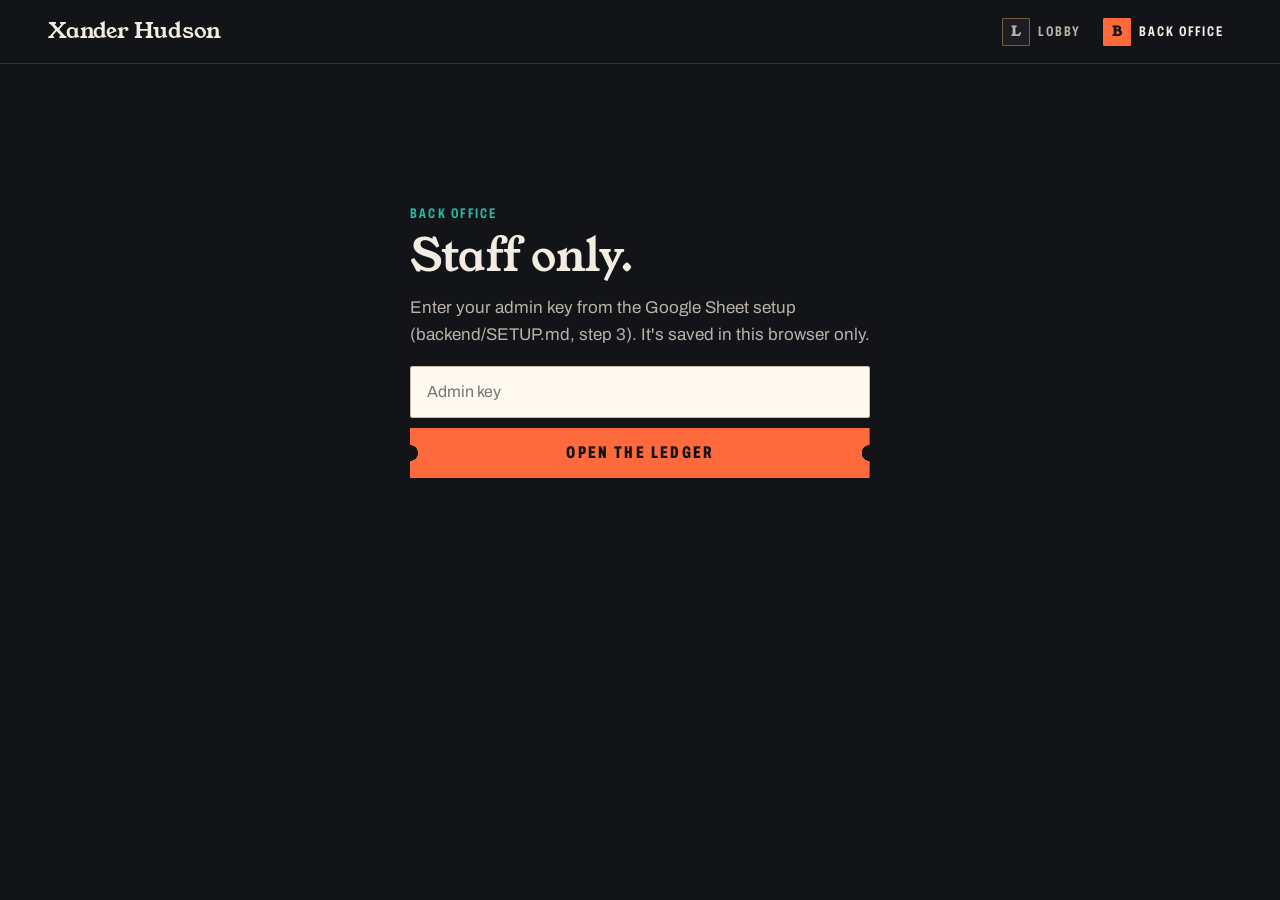
<file: admin.html>
<!doctype html>
<html lang="en">
<head>
  <meta charset="utf-8">
  <meta name="viewport" content="width=device-width, initial-scale=1, viewport-fit=cover">
  <title>Back office · Xander Hudson</title>
  <meta name="robots" content="noindex, nofollow">
  <meta name="theme-color" content="#131417">
  <link rel="icon" href="images/favicon.svg" type="image/svg+xml">
  <link rel="preconnect" href="https://fonts.googleapis.com">
  <link rel="preconnect" href="https://fonts.gstatic.com" crossorigin>
  <link href="https://fonts.googleapis.com/css2?family=Archivo:wdth,wght@62..100,400..800&family=Young+Serif&display=swap" rel="stylesheet">
  <link rel="stylesheet" href="css/style.css">
  <style>
    /* The back office: the building's ledger. Ink surface, bone text, verdigris data. */
    body::after { display: none; }
    .office { max-width: 1180px; margin: 0 auto; padding: 28px var(--gutter) 80px; }
    .office__head { display: flex; flex-wrap: wrap; gap: 16px; align-items: end; justify-content: space-between; margin-bottom: 26px; }
    .office__head h1 { font-size: clamp(38px, 8vw, 64px); }
    .office__head p { margin: 6px 0 0; color: var(--bone-dim); }
    .ranges { display: flex; gap: 6px; }
    .ranges button { min-height: 40px; padding: 0 14px; border-radius: 3px; border: 1.5px solid rgba(242,236,226,.25); background: none; font-family: var(--f-label); font-stretch: 62%; font-weight: 800; letter-spacing: .14em; text-transform: uppercase; font-size: 15px; color: var(--bone-dim); }
    .ranges button[aria-pressed="true"] { border-color: var(--verdigris); color: var(--bone); background: rgba(43,184,163,.12); }
    .tiles { display: grid; grid-template-columns: repeat(auto-fit, minmax(140px, 1fr)); gap: 12px; margin-bottom: 14px; }
    .tile { background: var(--ink-2); border: 1px solid rgba(242,236,226,.08); border-radius: 6px; padding: 16px 18px; }
    .tile span { display: block; font-family: var(--f-label); font-stretch: 62%; font-weight: 700; letter-spacing: .14em; text-transform: uppercase; font-size: 13px; color: var(--bone-dim); }
    .tile b { display: block; margin-top: 6px; font-family: var(--f-head); font-weight: 400; font-size: 38px; line-height: 1; }
    .tile small { display: block; margin-top: 6px; color: var(--bone-dim); font-size: 13px; }
    .grid { display: grid; gap: 14px; grid-template-columns: repeat(auto-fit, minmax(320px, 1fr)); }
    .card { background: var(--ink-2); border: 1px solid rgba(242,236,226,.08); border-radius: 6px; padding: 18px 18px 16px; min-width: 0; }
    .card--wide { grid-column: 1 / -1; }
    .card h2 { font-family: var(--f-label); font-stretch: 62%; font-weight: 800; letter-spacing: .14em; text-transform: uppercase; font-size: 16px; color: var(--bone); margin: 0 0 2px; line-height: 1.2; }
    .card > p { margin: 0 0 14px; color: var(--bone-dim); font-size: 14px; }
    .empty { color: var(--bone-dim); font-size: 14px; padding: 8px 0; }

    /* column chart: one series, one axis */
    .cols { position: relative; height: 180px; display: grid; grid-auto-flow: column; grid-auto-columns: 1fr; gap: 2px; align-items: end; border-bottom: 1px solid rgba(242,236,226,.18); }
    .cols button { position: relative; height: 100%; padding: 0; border: 0; background: none; display: flex; align-items: flex-end; }
    .cols i { display: block; width: 100%; min-height: 0; background: var(--verdigris); border-radius: 4px 4px 0 0; }
    .cols--orange i { background: var(--sunset); }
    .cols button:hover i, .cols button:focus-visible i { filter: brightness(1.25); }
    .cols__axis { display: flex; justify-content: space-between; margin-top: 6px; font-size: 12px; color: var(--bone-dim); }
    .cols__max { position: absolute; left: 0; top: -2px; font-size: 12px; color: var(--bone-dim); border-top: 1px dashed rgba(242,236,226,.15); width: 100%; padding-top: 2px; pointer-events: none; }
    .tip { position: fixed; z-index: 90; pointer-events: none; background: var(--bone); color: var(--ink); padding: 8px 10px; border-radius: 4px; font-size: 13px; line-height: 1.35; box-shadow: 0 6px 18px rgba(0,0,0,.4); transform: translate(-50%, calc(-100% - 10px)); white-space: nowrap; }
    .tip b { font-weight: 700; }

    /* bar lists */
    .bars { list-style: none; margin: 0; padding: 0; display: grid; gap: 10px; }
    .bars li { display: grid; grid-template-columns: minmax(0, 1fr) auto; gap: 4px 12px; font-size: 15px; }
    .bars li span { overflow: hidden; text-overflow: ellipsis; white-space: nowrap; }
    .bars li b { font-variant-numeric: tabular-nums; font-weight: 600; }
    .bars li i { grid-column: 1 / -1; display: block; height: 6px; border-radius: 0 4px 4px 0; background: var(--verdigris); }
    .bars li small { color: var(--bone-dim); font-weight: 400; margin-left: 6px; }

    table { width: 100%; border-collapse: collapse; font-size: 14px; }
    th { text-align: left; font-family: var(--f-label); font-stretch: 62%; font-weight: 800; letter-spacing: .14em; text-transform: uppercase; font-size: 13px; color: var(--bone-dim); padding: 0 10px 8px 0; border-bottom: 1px solid rgba(242,236,226,.12); }
    td { padding: 9px 10px 9px 0; border-bottom: 1px solid rgba(242,236,226,.06); vertical-align: top; }
    .scroller { overflow-x: auto; max-height: 420px; }
    .key { max-width: 460px; margin: 12vh auto 0; }
    .key .field { margin-top: 18px; }
    .key p { color: var(--bone-dim); }
    .bar-actions { display: flex; flex-wrap: wrap; gap: 10px; align-items: center; }
    .note { color: var(--bone-dim); font-size: 13px; margin-top: 22px; }
  </style>
</head>
<body>
  <header class="site-header">
    <a class="wordmark" href="./">Xander Hudson</a>
    <nav class="site-nav" aria-label="Floors">
      <a class="floor" href="./"><i>L</i>Lobby</a>
      <a class="floor" href="admin.html" aria-current="page"><i>B</i>Back office</a>
    </nav>
  </header>

  <main class="office" id="office"></main>

  <script src="content/config.js"></script>
  <script>
  (function () {
    const API = ((window.SITE || {}).backend || "").trim();
    const root = document.getElementById("office");
    const esc = (s) => String(s ?? "").replace(/[&<>"']/g, (c) => ({ "&": "&amp;", "<": "&lt;", ">": "&gt;", '"': "&quot;", "'": "&#39;" }[c]));
    const fmt = (n) => Number(n || 0).toLocaleString("en-US");
    const pct = (a, b) => (b ? Math.round((a / b) * 1000) / 10 + "%" : "–");
    const get = (k) => { try { return localStorage.getItem(k) || ""; } catch { return ""; } };
    const set = (k, v) => { try { localStorage.setItem(k, v); } catch {} };
    let days = Number(get("xh_admin_days")) || 30;

    function askKey(msg) {
      root.innerHTML = `
        <section class="key">
          <span class="label">Back office</span>
          <h1 style="font-size:44px;margin:8px 0 10px">Staff only.</h1>
          <p>${msg || "Enter your admin key from the Google Sheet setup (backend/SETUP.md, step 3). It's saved in this browser only."}</p>
          ${API ? "" : `<p style="color:var(--peach)">The Google Sheet isn't connected yet: <b>backend</b> in content/config.js is empty.</p>`}
          <form class="field" id="keyform">
            <label class="visually-hidden" for="k">Admin key</label>
            <input id="k" type="password" autocomplete="current-password" placeholder="Admin key" required>
            <button class="btn btn--hit" type="submit">Open the ledger</button>
          </form>
        </section>`;
      document.getElementById("keyform").addEventListener("submit", (e) => {
        e.preventDefault();
        set("xh_admin_key", document.getElementById("k").value.trim());
        load();
      });
    }

    function load() {
      const key = get("xh_admin_key");
      if (!API || !key) return askKey();
      root.innerHTML = `<p class="empty">Reading the ledger…</p>`;
      fetch(`${API}?action=stats&days=${days}&key=${encodeURIComponent(key)}`)
        .then((r) => r.json())
        .then((d) => { if (!d.ok) return askKey("That key didn't open it. Check it and try again."); render(d); })
        .catch(() => askKey("Couldn't reach the Google Sheet. Check the backend link in content/config.js."));
    }

    /* ---------- Pieces ---------- */
    const tile = (label, value, sub) => `<div class="tile"><span>${label}</span><b>${value}</b>${sub ? `<small>${sub}</small>` : ""}</div>`;
    function bars(list, opts = {}) {
      if (!list || !list.length) return `<p class="empty">${opts.empty || "Nothing yet."}</p>`;
      const top = list.slice(0, opts.limit || 8), max = top[0].value, total = list.reduce((s, x) => s + x.value, 0);
      return `<ul class="bars">${top.map((x) => `
        <li><span>${esc(opts.label ? opts.label(x.name) : x.name)}</span><b>${fmt(x.value)}<small>${pct(x.value, total)}</small></b>
        <i style="width:${Math.max(2, (x.value / max) * 100)}%"></i></li>`).join("")}</ul>`;
    }
    function columns(daily, field, label, orange) {
      const max = Math.max(1, ...daily.map((d) => d[field]));
      const first = daily[0]?.date, last = daily[daily.length - 1]?.date;
      return `<div class="cols${orange ? " cols--orange" : ""}" data-label="${label}">
          <span class="cols__max">${fmt(max)}</span>
          ${daily.map((d) => `<button type="button" data-tip="${esc(niceDate(d.date))}: <b>${fmt(d[field])}</b> ${label}" aria-label="${esc(niceDate(d.date))}: ${d[field]} ${label}">
            <i style="height:${(d[field] / max) * 100}%"></i></button>`).join("")}
        </div>
        <div class="cols__axis"><span>${esc(niceDate(first))}</span><span>${esc(niceDate(last))}</span></div>`;
    }
    const niceDate = (s) => (s ? new Date(s + "T12:00:00").toLocaleDateString("en-US", { month: "short", day: "numeric" }) : "");
    const when = (iso) => new Date(iso).toLocaleString("en-US", { month: "short", day: "numeric", hour: "numeric", minute: "2-digit" });
    const linkName = (n) => ({ spotify: "Spotify", tiktok: "TikTok", instagram: "Instagram", youtube: "YouTube", tickets: "Tickets" }[n] || (n.startsWith("buy_") ? "Buy: " + n.slice(4).replace(/-/g, " ") : n));
    const pageName = (p) => ({ "index.html": "Lobby (home)", "journey.html": "Journey", "merch.html": "Postcards", "fans.html": "Founding Fans", "contact.html": "Industry" }[p] || p);
    const eventName = (e) => ({ visit: "Visited", outbound_click: "Clicked", join_list: "Joined the list", popup_shown: "Saw the pop-up", popup_dismiss: "Closed the pop-up", open_join: "Opened sign-up", song_play: "Played a song", postcard_flip: "Flipped a postcard", sound_on: "Turned sound on", journey_stage: "Journey stage", region_open: "Checked shows", rack_spin: "Spun the rack", scroll_depth: "Scrolled", leave: "Left after (sec)", industry_inquiry: "Sent an industry message" }[e] || e);

    function render(d) {
      const t = d.totals;
      const mins = t.medianSeconds ? (t.medianSeconds >= 60 ? Math.floor(t.medianSeconds / 60) + "m " + (t.medianSeconds % 60) + "s" : t.medianSeconds + "s") : "–";
      root.innerHTML = `
        <div class="office__head">
          <div>
            <span class="label">Back office · Basement</span>
            <h1>The ledger.</h1>
            <p>Last ${d.days} days · updated ${esc(when(d.generated))}</p>
          </div>
          <div class="bar-actions">
            <div class="ranges" role="group" aria-label="Date range">
              ${[7, 30, 90].map((n) => `<button type="button" data-days="${n}" aria-pressed="${n === d.days}">${n} days</button>`).join("")}
            </div>
            <a class="btn btn--sm" href="${esc(d.sheetUrl)}" target="_blank" rel="noopener">Open the Google Sheet</a>
          </div>
        </div>

        <section class="tiles" aria-label="Totals">
          ${tile("Visits", fmt(t.visits))}
          ${tile("People", fmt(t.visitors), "different visitors")}
          ${tile("New signups", fmt(t.signups), pct(t.signups, t.visitors) + " of people")}
          ${tile("Mailing list", fmt(t.subscribersAllTime), "all time")}
          ${t.founding != null ? tile("Founding fans", fmt(t.founding), "of 1,000, for life") : ""}
          ${tile("Spotify clicks", fmt(t.spotify))}
          ${tile("TikTok clicks", fmt(t.tiktok))}
          ${tile("Typical visit", mins, "median time on a page")}
        </section>

        <div class="grid">
          <section class="card card--wide"><h2>Visits per day</h2><p>Hover or tap a day for the number.</p>${columns(d.daily, "visits", "visits")}</section>
          <section class="card card--wide"><h2>New signups per day</h2><p>Emails added to the list.</p>${columns(d.daily, "signups", "signups", true)}</section>
          <section class="card"><h2>Where they came from</h2><p>The app or site that sent them.</p>${bars(d.sources, { label: (n) => ({ direct: "Direct / typed it in", tiktok: "TikTok", instagram: "Instagram", spotify: "Spotify", youtube: "YouTube", x: "X / Twitter", google: "Google", facebook: "Facebook" }[n] || n) })}</section>
          <section class="card"><h2>Where they are</h2><p>From their device's time zone.</p>${bars(d.places)}</section>
          <section class="card"><h2>What they clicked</h2><p>Links that leave the site.</p>${bars(d.clicks, { label: linkName, empty: "No clicks yet." })}</section>
          <section class="card"><h2>Pages</h2><p>Which floors get visited.</p>${bars(d.pages, { label: pageName })}</section>
          <section class="card"><h2>Devices</h2><p>Phone, tablet or computer.</p>${bars(d.devices)}</section>
          <section class="card"><h2>Pop-up</h2><p>The sign-up ticket that slides up on its own.</p>
            <ul class="bars">
              <li><span>Shown</span><b>${fmt(d.popup.shown)}</b></li>
              <li><span>Joined from it</span><b>${fmt(d.popup.joined)}<small>${pct(d.popup.joined, d.popup.shown)}</small></b></li>
              <li><span>Closed it</span><b>${fmt(d.popup.dismissed)}<small>${pct(d.popup.dismissed, d.popup.shown)}</small></b></li>
            </ul></section>
          <section class="card"><h2>Postcards</h2><p>Songs played and cards flipped.</p>${bars(d.postcards, { label: (n) => n.replace(/-/g, " "), empty: "No plays or flips yet." })}</section>
          <section class="card"><h2>Journey</h2><p>How far each visit followed the string.</p>${bars(d.journey)}</section>
          <section class="card"><h2>Referring sites</h2><p>Exact websites, when there is one.</p>${bars(d.referrers, { empty: "None yet: most visits come from apps or typed links." })}</section>
          <section class="card"><h2>How far down they scroll</h2><p>Visits that reached each point of a page.</p>${bars(d.scroll, { limit: 12, label: (n) => n.replace(/^[^ ]+/, (p) => pageName(p)) })}</section>

          <section class="card card--wide"><h2>Mailing list</h2><p>Newest first. The full list is in the Google Sheet.</p>
            <div class="scroller">${d.subscribers.length ? `<table>
              <thead><tr><th>No.</th><th>Email</th><th>Joined</th><th>Came from</th><th>Where</th></tr></thead>
              <tbody>${d.subscribers.map((s) => `<tr><td>${s.fan ? esc(s.fan) + (s.founding ? " ★" : "") + (s.name ? "<br><small>" + esc(s.name) + "</small>" : "") : ""}</td><td>${esc(s.email)}</td><td>${esc(when(s.time))}</td><td>${esc(s.source)}</td><td>${esc(s.how === "popup" ? "Pop-up" : s.how === "fans" ? "Founding Fans page" : "Join button")} · ${esc(pageName(s.page))}</td></tr>`).join("")}</tbody>
            </table>` : `<p class="empty">No one yet. Share the link with ?utm_source=tiktok on the end so you can see which posts bring people in.</p>`}</div></section>

          ${d.inquiries ? `<section class="card card--wide"><h2>Industry messages</h2><p>From the Industry page, newest first. Each one was also emailed to you; reply there.</p>
            <div class="scroller">${d.inquiries.length ? `<table>
              <thead><tr><th>When</th><th>About</th><th>From</th><th>Message</th></tr></thead>
              <tbody>${d.inquiries.map((q) => `<tr><td>${esc(when(q.time))}</td><td>${esc(q.about || "General")}</td><td>${esc(q.name)}${q.role ? ", " + esc(q.role) : ""}${q.company ? "<br>" + esc(q.company) : ""}<br><a href="mailto:${esc(q.email)}">${esc(q.email)}</a>${q.phone ? "<br>" + esc(q.phone) : ""}</td><td>${esc(q.message)}</td></tr>`).join("")}</tbody>
            </table>` : `<p class="empty">No messages yet.</p>`}</div></section>` : ""}

          <section class="card card--wide"><h2>Latest activity</h2><p>The last 40 things visitors did.</p>
            <div class="scroller">${d.recent.length ? `<table>
              <thead><tr><th>When</th><th>What</th><th>Page</th><th>From</th><th>Where</th></tr></thead>
              <tbody>${d.recent.map((r) => `<tr><td>${esc(when(r.time))}</td><td>${esc(eventName(r.event))}${r.detail ? ": " + esc(r.event === "outbound_click" ? linkName(r.detail) : r.detail) : ""}</td><td>${esc(pageName(r.page))}</td><td>${esc(r.source)}</td><td>${esc(r.place)}</td></tr>`).join("")}</tbody>
            </table>` : `<p class="empty">Nothing yet.</p>`}</div></section>
        </div>
        <p class="note">Visits from this browser count too. <button class="btn btn--sm" type="button" id="logout">Forget my key</button></p>`;

      root.querySelectorAll("[data-days]").forEach((b) => b.addEventListener("click", () => { days = +b.dataset.days; set("xh_admin_days", days); load(); }));
      document.getElementById("logout").addEventListener("click", () => { set("xh_admin_key", ""); askKey(); });
    }

    /* tooltips for the day columns */
    const tip = document.createElement("div");
    tip.className = "tip"; tip.hidden = true; document.body.appendChild(tip);
    const showTip = (b) => { const r = b.getBoundingClientRect(); tip.innerHTML = b.dataset.tip; tip.style.left = r.left + r.width / 2 + "px"; tip.style.top = r.top + "px"; tip.hidden = false; };
    root.addEventListener("pointerover", (e) => { const b = e.target.closest("[data-tip]"); if (b) showTip(b); });
    root.addEventListener("pointerout", (e) => { if (e.target.closest("[data-tip]")) tip.hidden = true; });
    root.addEventListener("focusin", (e) => { const b = e.target.closest("[data-tip]"); if (b) showTip(b); });
    root.addEventListener("focusout", () => (tip.hidden = true));

    load();
  })();
  </script>
</body>
</html>
</file>
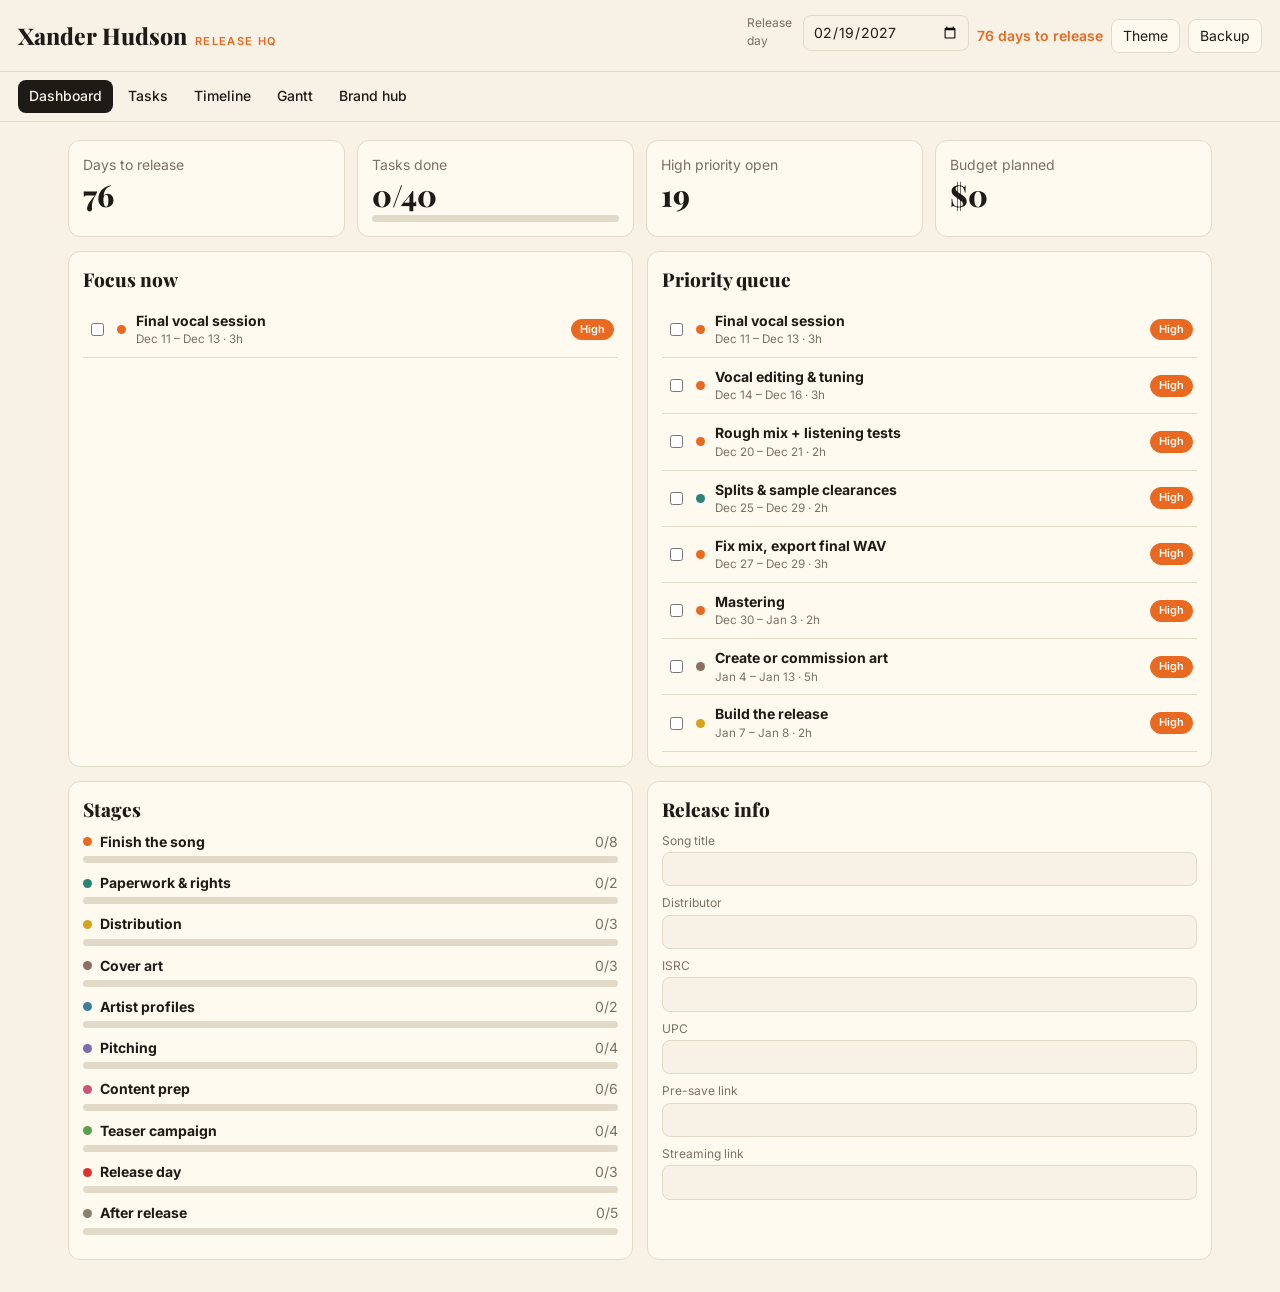
<file: Music Artist Release Scheduler.html>
<!DOCTYPE html>
<html lang="en"><head><meta charset="utf-8">
<meta name="robots" content="noindex, nofollow">
<meta name="viewport" content="width=device-width, initial-scale=1, viewport-fit=cover">
<title>Xander Hudson · Release HQ</title>
<link href="https://fonts.googleapis.com/css2?family=Inter:wght@400;500;600&family=Playfair+Display:wght@800&display=swap" rel="stylesheet">
<style>
:root{--bg:#f7f1e6;--sf:#fffaf0;--ln:#e3d9c8;--tx:#1e1a16;--mu:#7b7062;--vd:#2a8575;--or:#e8691f;box-sizing:border-box;padding-top:env(safe-area-inset-top,0px);padding-bottom:env(safe-area-inset-bottom,0px);color-scheme:light}
@media(prefers-color-scheme:dark){:root:not([data-theme=light]){--bg:#13110f;--sf:#1d1a17;--ln:#322c26;--tx:#f1e9dc;--mu:#a29686;--vd:#45b8a4;--or:#f2812f;color-scheme:dark}}
:root[data-theme=dark]{--bg:#13110f;--sf:#1d1a17;--ln:#322c26;--tx:#f1e9dc;--mu:#a29686;--vd:#45b8a4;--or:#f2812f;color-scheme:dark}
html{scroll-padding-top:env(safe-area-inset-top,0px)}*{box-sizing:border-box}
body{margin:0;background:var(--bg);color:var(--tx);font:14px/1.45 Inter,system-ui,sans-serif}
button,input,select,textarea{font:inherit;color:inherit}
button{cursor:pointer;border:1px solid var(--ln);background:var(--sf);border-radius:8px;padding:6px 11px}
input,select,textarea{background:var(--bg);border:1px solid var(--ln);border-radius:8px;padding:6px 9px;max-width:100%}
.pr{background:var(--or);border-color:var(--or);color:#fff;font-weight:600}
header{position:sticky;top:env(safe-area-inset-top,0px);z-index:5;background:var(--bg);display:flex;flex-wrap:wrap;gap:8px 16px;align-items:center;justify-content:space-between;padding:12px 18px;border-bottom:1px solid var(--ln)}
.brand b{font:800 23px 'Playfair Display',Georgia,serif}.brand small{color:var(--or);font-weight:600;margin-left:8px;text-transform:uppercase;letter-spacing:.12em;font-size:11px}
.hr{display:flex;gap:8px;align-items:center;flex-wrap:wrap}.hr label{display:flex;gap:6px;align-items:center;color:var(--mu)}#cd{font-weight:600;color:var(--or)}
nav{display:flex;gap:4px;padding:8px 18px;overflow-x:auto;border-bottom:1px solid var(--ln)}nav button{border:0;background:none;white-space:nowrap;font-weight:500}nav .on{background:var(--tx);color:var(--bg)}
main{max-width:1180px;margin:0 auto;padding:18px}
.card{background:var(--sf);border:1px solid var(--ln);border-radius:12px;padding:14px;margin-bottom:14px}
.grid{display:grid;gap:12px;grid-template-columns:repeat(auto-fit,minmax(200px,1fr))}.g2{display:grid;gap:14px;grid-template-columns:repeat(auto-fit,minmax(300px,1fr))}
h2{font:800 19px 'Playfair Display',Georgia,serif;margin:0 0 10px}.big{font:800 30px 'Playfair Display',Georgia,serif}.mu{color:var(--mu)}
.bar{height:7px;border-radius:9px;background:var(--ln);overflow:hidden}.bar i{display:block;height:100%;background:var(--vd)}
.row{display:flex;align-items:center;gap:10px;padding:9px 4px;border-bottom:1px solid var(--ln)}.row .m{flex:1;min-width:0;cursor:pointer}.row small{display:block;color:var(--mu)}
.dot{width:9px;height:9px;border-radius:50%;flex:none;display:inline-block}
.pri{font-size:11px;font-weight:600;padding:2px 8px;border-radius:99px;border:1px solid var(--ln);color:var(--mu)}.ph{background:var(--or);color:#fff;border-color:var(--or)}.pm{color:var(--vd);border-color:var(--vd)}
.od small b{color:var(--or)}.done .m b{text-decoration:line-through;opacity:.5}
.tb{display:flex;gap:8px;flex-wrap:wrap;align-items:center;margin-bottom:14px}.sh{display:flex;gap:8px;align-items:center;margin-bottom:6px}
.tl{border-left:2px solid var(--ln);margin-left:6px;padding-left:18px}.wk{position:relative;margin-bottom:20px}.wk:before{content:'';position:absolute;left:-25px;top:4px;width:10px;height:10px;border-radius:50%;background:var(--vd)}.wk.now:before{background:var(--or)}.wk h3{margin:0 0 4px;font-size:14px}
.gt{overflow:auto;border:1px solid var(--ln);border-radius:12px;background:var(--sf);max-height:72vh}.gw{position:relative;background-position:190px 0}
.gr{position:relative;height:28px}.gh{position:sticky;top:0;z-index:4;background:var(--sf);border-bottom:1px solid var(--ln)}
.gl{position:sticky;left:0;z-index:3;width:190px;height:28px;padding:5px 8px;background:var(--sf);border-right:1px solid var(--ln);font-size:12px;white-space:nowrap;overflow:hidden;text-overflow:ellipsis}.gs .gl{font-weight:700}
.gb{position:absolute;top:6px;height:16px;border-radius:5px;color:#fff;font-size:10px;line-height:16px;padding:0 5px;overflow:hidden;white-space:nowrap;cursor:pointer}
.gv{position:absolute;top:0;bottom:0;width:2px;z-index:2;pointer-events:none}.gk{position:absolute;top:8px;font-size:10px;color:var(--mu)}
.sw{display:flex;gap:10px;flex-wrap:wrap}.sw div{display:flex;flex-direction:column;gap:4px;width:92px}.sw input[type=color]{width:100%;height:42px;padding:2px}
.cv{max-width:100%;max-height:260px;border-radius:10px;display:block;margin-bottom:8px}label{display:block;margin-bottom:8px;color:var(--mu);font-size:12px}label input,label select,label textarea{display:block;width:100%;margin-top:3px;color:var(--tx);font-size:14px}
.asc{display:flex;flex-direction:column;gap:5px;margin:0}.asc .tg{font-size:10px;text-transform:uppercase;letter-spacing:.1em;color:var(--vd);font-weight:600}.asc a{text-decoration:none;text-align:center;border-radius:8px;padding:6px}
dialog{border:1px solid var(--ln);border-radius:14px;background:var(--sf);color:var(--tx);width:min(560px,94vw);max-height:90vh;padding:18px}dialog::backdrop{background:#0008}
.fg{display:grid;grid-template-columns:1fr 1fr;gap:0 10px}.w2{grid-column:span 2}.acts{display:flex;gap:8px;margin-top:12px}.sr{display:flex;gap:6px;margin:5px 0}.sr input[type=text]{flex:1}
</style></head><body>
<header><div class="brand"><b>Xander Hudson</b><small>Release HQ</small></div>
<div class="hr"><label>Release day <input type="date" id="rd"></label><span id="cd"></span><button id="th">Theme</button><button id="bk">Backup</button></div></header>
<nav id="nav"></nav><main id="app"></main><dialog id="dlg"></dialog>
<script>
const KEY='xhhq1',DAY=864e5,$=s=>document.querySelector(s),D=$('#dlg');
const e=s=>String(s??'').replace(/[&<>"]/g,c=>({'&':'&amp;','<':'&lt;','>':'&gt;','"':'&quot;'}[c]));
const today=(()=>{const d=new Date();d.setHours(0,0,0,0);return d})();
const parse=s=>new Date(s+'T00:00:00'),iso=d=>new Date(d-d.getTimezoneOffset()*6e4).toISOString().slice(0,10);
const add=(d,n)=>{const x=new Date(d);x.setDate(x.getDate()+n);return x},dd=(a,b)=>Math.round((a-b)/DAY);
const fmt=d=>d.toLocaleDateString('en-US',{month:'short',day:'numeric'}),uid=()=>Math.random().toString(36).slice(2,8);
const url=u=>/^https?:\/\//i.test(u)?u:u?'https://'+u:'';
const PN={h:'High',m:'Med',l:'Low'},PO={h:0,m:1,l:2},AT=['Canva','Drive / Dropbox','Audio','Video','Social','Press kit','Contract','Other'];
const ST=[['Finish the song','#e8691f'],['Paperwork & rights','#2a8575'],['Distribution','#d9a21b'],['Cover art','#8d6e63'],['Artist profiles','#3b7f9e'],['Pitching','#7d6bb0'],['Content prep','#c9577a'],['Teaser campaign','#5b9e4d'],['Release day','#e0332b'],['After release','#8a7f70']];
// [stage, title, start (days from release), days, priority, hours, notes]
const T=[[0,'Final vocal session',-70,3,'h',3,'Record and comp the best take of each line.'],[0,'Vocal editing & tuning',-67,3,'h',3,'Remove breaths and clicks that distract.'],[0,'Finalize arrangement',-64,3,'m',2,'Lock where every section starts and ends.'],[0,'Rough mix + listening tests',-61,2,'h',2,'Earbuds, car/speaker, phone. Write notes from each.'],[0,'Feedback round',-59,5,'m',1,'2-3 trusted people. Ask specific questions.'],[0,'Fix mix, export final WAV',-54,3,'h',3,'24-bit WAV.'],[0,'Mastering',-51,5,'h',2,'Engineer or AI tool. Compare to a reference. Keep clean + instrumental.'],[0,'Back up everything',-46,1,'m',1,'Two places: drive + cloud.'],
[1,'Splits & sample clearances',-56,5,'h',2,'Contributors, percentages in writing, licenses for any beat/sample.'],[1,'PRO / MLC / SoundExchange',-50,5,'m',2,'Register song, writers, splits.'],
[2,'Pick a distributor',-45,2,'m',1,'Compare cost, payout split, features.'],[2,'Build the release',-43,2,'h',2,'Title, contributors, explicit flag, artist name, upload master.'],[2,'Schedule release (4+ weeks out)',-41,1,'h',1,'Pick stores, add lyrics/Canvas, submit.'],
[3,'Concept + references',-49,3,'m',1,'One-sentence concept, ~5 reference images.'],[3,'Create or commission art',-46,10,'h',5,'3000x3000 px. Brief an artist early.'],[3,'Thumbnail test + export',-36,2,'m',1,'Check at ~100px. No URLs or handles. Keep a text-free version.'],
[4,'Artist photo shoot',-35,3,'m',3,'Artist photo + header image.'],[4,'Bio + platform profiles',-32,3,'m',2,'One bio everywhere: Spotify, Apple, YouTube, Amazon, Deezer.'],
[5,'Spotify pitch',-28,2,'h',1,'Submit 7+ days before release; earlier is better.'],[5,'Build curator + press list',-28,5,'m',3,'30+ curators, blogs, local outlets.'],[5,'Send personal pitches',-23,5,'h',2,'3-4 sentences + private link. No mass messages.'],[5,'Paid submissions (optional)',-21,3,'l',1,'Small test budget.'],
[6,'Content plan calendar',-28,3,'h',2,'One entry per day. Teaser, behind-the-scenes, lyric visuals.'],[6,'Pre-save + link-in-bio',-26,2,'h',1,'Same call to action every time.'],[6,'Filming day',-24,2,'h',4,'About 10 clips in one session.'],[6,'Editing session',-22,4,'h',4,'Vertical 9:16, hook in first 2 seconds, captions.'],[6,'Lyric video / visualizer (optional)',-24,7,'l',5,''],[6,'Music video (optional)',-35,21,'l',20,'Lock location, shot list, date 4+ weeks out.'],
[7,'Teaser posts, weeks 3-2',-21,7,'h',1,'3-4 posts per week. Reply to comments for an hour.'],[7,'Cover reveal + recruit sharers',-14,3,'m',1,'10 friends, exact date and link.'],[7,'Week-1 push + email list',-7,6,'m',1,'Follow up with curators who have not replied.'],[7,'Confirm release is scheduled',-2,1,'h',1,'Check distributor dashboard. Draft release-day posts.'],
[8,'Morning check + announcement',0,1,'h',2,'Confirm live everywhere, swap link-in-bio, post everywhere.'],[8,'Outreach block',0,1,'h',2,'Close contacts one by one, then curators and bloggers.'],[8,'Evening live / reaction clip',0,1,'m',1,''],
[9,'Post-release content',1,14,'m',1,'Every 2-3 days: live clips, reactions, lyric breakdown.'],[9,'Metadata audit',3,2,'m',1,'Lyrics synced, right artist profile, credits.'],[9,'Second pitch round',7,5,'m',2,'Use early stats. One follow-up per contact.'],[9,'Debrief + back up files',30,2,'m',2,'Streams, saves, followers, best content, what to change.'],[9,'Plan next release',32,2,'l',1,'Start earlier on whichever step took longest.']];
let S,F={s:'all',p:'all',q:'',hide:0},tab='dash';
function seed(){let d=add(today,72);while(d.getDay()!=5)d=add(d,1);
return{r:iso(d),stages:ST.map((s,i)=>({id:'s'+i,n:s[0],c:s[1]})),tasks:T.map(x=>({id:uid(),s:'s'+x[0],t:x[1],o:x[2],d:x[3],p:x[4],h:x[5],c:0,l:'',n:x[6],x:0,sub:[]})),rel:{},brand:{tag:'',bio:'',font:'Heavy serif wordmark, brush-script accent (sparingly), plain grotesque for captions',cols:[['Verdigris','#2a8575'],['Sunset orange','#e8691f'],['Ink','#1e1a16'],['Cream','#f7f1e6']],cover:'',assets:[]}}}
try{S=JSON.parse(localStorage.getItem(KEY))}catch(x){}if(!S||!S.tasks)S=seed();
const save=()=>{try{localStorage.setItem(KEY,JSON.stringify(S))}catch(x){}};
const rd=()=>parse(S.r),stg=id=>S.stages.find(s=>s.id==id)||S.stages[0];
const rowH=t=>{const s=add(rd(),t.o),en=add(s,t.d-1),od=!t.x&&en<today,sb=t.sub.length?` · ${t.sub.filter(x=>x.x).length}/${t.sub.length} steps`:'';
return`<div class="row ${t.x?'done':''} ${od?'od':''}"><input type="checkbox" data-a="tg" data-id="${t.id}" ${t.x?'checked':''}><i class="dot" style="background:${stg(t.s).c}"></i><div class="m" data-a="ed" data-id="${t.id}"><b>${e(t.t)}</b><small>${fmt(s)}${t.d>1?' – '+fmt(en):''}${t.h?' · '+t.h+'h':''}${sb}${t.c?' · $'+t.c:''}${t.l?` · <a href="${e(t.l)}" target="_blank" rel="noopener">link</a>`:''}${od?' · <b>overdue</b>':''}</small></div><span class="pri p${t.p}">${PN[t.p]}</span></div>`};
function vDash(){const R=rd(),N=S.tasks.length,dn=S.tasks.filter(t=>t.x).length,pc=N?Math.round(dn/N*100):0,hi=S.tasks.filter(t=>!t.x&&t.p=='h').length,cost=S.tasks.reduce((a,t)=>a+t.c,0),dl=dd(R,today);
const open=S.tasks.filter(t=>!t.x),foc=open.filter(t=>add(R,t.o+t.d-1)<today||add(R,t.o)<=add(today,7)).sort((a,b)=>PO[a.p]-PO[b.p]||a.o-b.o).slice(0,8),q=open.filter(t=>t.p=='h').sort((a,b)=>a.o-b.o).slice(0,8);
const RF=[['title','Song title'],['dist','Distributor'],['isrc','ISRC'],['upc','UPC'],['pre','Pre-save link'],['str','Streaming link']];
return`<div class="grid" style="margin-bottom:14px"><div class="card" style="margin:0"><div class="mu">Days to release</div><div class="big">${dl>0?dl:dl==0?'Today':'Out'}</div></div><div class="card" style="margin:0"><div class="mu">Tasks done</div><div class="big">${dn}/${N}</div><div class="bar"><i style="width:${pc}%"></i></div></div><div class="card" style="margin:0"><div class="mu">High priority open</div><div class="big">${hi}</div></div><div class="card" style="margin:0"><div class="mu">Budget planned</div><div class="big">$${cost}</div></div></div>
<div class="g2"><div class="card"><h2>Focus now</h2>${foc.map(rowH).join('')||'<p class="mu">Nothing due this week.</p>'}</div><div class="card"><h2>Priority queue</h2>${q.map(rowH).join('')||'<p class="mu">No open high-priority tasks.</p>'}</div></div>
<div class="g2"><div class="card"><h2>Stages</h2>${S.stages.map(s=>{const L=S.tasks.filter(t=>t.s==s.id),d=L.filter(t=>t.x).length;return`<div style="margin-bottom:10px"><div class="sh" style="margin:0 0 4px"><i class="dot" style="background:${s.c}"></i><b>${e(s.n)}</b><span style="flex:1"></span><span class="mu">${d}/${L.length}</span></div><div class="bar"><i style="width:${L.length?d/L.length*100:0}%;background:${s.c}"></i></div></div>`}).join('')}</div>
<div class="card"><h2>Release info</h2>${RF.map(f=>`<label>${f[1]}<input data-f="rel.${f[0]}" value="${e(S.rel[f[0]])}"></label>`).join('')}</div></div>`}
function vTasks(){return`<div class="tb"><input data-fl="q" placeholder="Search tasks" value="${e(F.q)}"><select data-fl="s"><option value="all">All stages${S.stages.map(s=>`<option value="${s.id}" ${F.s==s.id?'selected':''}>${e(s.n)}`).join('')}</select><select data-fl="p">${['all','h','m','l'].map(k=>`<option value="${k}" ${F.p==k?'selected':''}>${k=='all'?'Any priority':PN[k]}`).join('')}</select><label style="margin:0"><input type="checkbox" data-fl="hide" style="display:inline;width:auto" ${F.hide?'checked':''}> Hide done</label><span style="flex:1"></span><button data-a="ns">+ Stage</button><button class="pr" data-a="nt">+ Task</button></div><div id="tl"></div>`}
function drawList(){const q=F.q.toLowerCase();$('#tl').innerHTML=S.stages.filter(s=>F.s=='all'||F.s==s.id).map(s=>{const A=S.tasks.filter(t=>t.s==s.id),L=A.filter(t=>(F.p=='all'||t.p==F.p)&&!(F.hide&&t.x)&&(!q||(t.t+t.n).toLowerCase().includes(q))).sort((a,b)=>a.o-b.o);
return`<div class="card"><div class="sh"><i class="dot" style="background:${s.c}"></i><h2 style="margin:0">${e(s.n)}</h2><span class="mu">${A.filter(t=>t.x).length}/${A.length}</span><span style="flex:1"></span><button data-a="es" data-id="${s.id}">Edit</button><button data-a="nt" data-id="${s.id}">+ Task</button></div>${L.map(rowH).join('')||'<p class="mu">Nothing here.</p>'}</div>`}).join('')}
function vTime(){const R=rd(),g={};S.tasks.slice().sort((a,b)=>a.o-b.o).forEach(t=>(g[Math.floor(t.o/7)]=g[Math.floor(t.o/7)]||[]).push(t));const tw=Math.floor(dd(today,R)/7);
return'<div class="tl">'+Object.keys(g).sort((a,b)=>a-b).map(w=>`<div class="wk ${w==tw?'now':''}"><h3>Week of ${fmt(add(R,w*7))} <span class="mu">· ${w<0?-w+' wk before':w==0?'release week':w+' wk after'}${w==tw?' · this week':''}</span></h3>${g[w].map(rowH).join('')}</div>`).join('')+'</div>'}
function vGantt(){const R=rd(),z=S.z||12,T2=S.tasks;if(!T2.length)return'<div class="card">No tasks yet.</div>';
const tO=dd(today,R),a=Math.min(...T2.map(t=>t.o),tO)-2,b=Math.max(...T2.map(t=>t.o+t.d),0)+3,n=b-a,W=190+n*z,X=o=>190+(o-a)*z;let h='';
for(let i=0;i<=n;i+=7)h+=`<span class="gk" style="left:${X(a+i)+3}px">${fmt(add(R,a+i))}</span>`;
let rows=`<div class="gr gh" style="width:${W}px"><div class="gl">Task</div>${h}</div>`;
S.stages.forEach(s=>{const L=S.tasks.filter(t=>t.s==s.id).sort((x,y)=>x.o-y.o);if(!L.length)return;const m=Math.min(...L.map(t=>t.o)),M=Math.max(...L.map(t=>t.o+t.d));
rows+=`<div class="gr gs"><div class="gl" style="color:${s.c}">${e(s.n)}</div><div class="gb" style="left:${X(m)}px;width:${(M-m)*z}px;background:${s.c};opacity:.3;top:10px;height:8px"></div></div>`;
L.forEach(t=>rows+=`<div class="gr"><div class="gl">${e(t.t)}</div><div class="gb" data-a="ed" data-id="${t.id}" title="${e(t.t)} (${fmt(add(R,t.o))})" style="left:${X(t.o)}px;width:${Math.max(t.d*z-2,6)}px;background:${s.c};opacity:${t.x?.35:1}${t.p=='h'?';outline:2px solid var(--tx);outline-offset:-2px':''}">${e(t.t)}</div></div>`)});
return`<div class="tb"><button data-a="zo">Zoom out</button><button data-a="zi">Zoom in</button><span class="mu">Green line = today · orange line = release day · outlined bars = high priority · click a bar to edit</span></div><div class="gt"><div class="gw" style="width:${W}px;background-image:repeating-linear-gradient(90deg,transparent 0,transparent ${z*7-1}px,var(--ln) ${z*7-1}px,var(--ln) ${z*7}px)">${rows}<div class="gv" style="left:${X(tO)}px;background:var(--vd)"></div><div class="gv" style="left:${X(0)}px;background:var(--or)"></div></div></div>`}
function vBrand(){const B=S.brand;return`<div class="g2"><div class="card"><h2>Identity</h2><label>Tagline<input data-f="brand.tag" value="${e(B.tag)}"></label><label>Artist bio<textarea rows="4" data-f="brand.bio">${e(B.bio)}</textarea></label><label>Type system<input data-f="brand.font" value="${e(B.font)}"></label><b>Palette</b><div class="sw" style="margin-top:6px">${B.cols.map((c,i)=>`<div><input type="color" data-f="brand.cols.${i}.1" value="${c[1]}"><input data-f="brand.cols.${i}.0" value="${e(c[0])}"></div>`).join('')}</div></div>
<div class="card"><h2>Cover art</h2>${B.cover?`<img class="cv" src="${B.cover}" alt="Cover art">`:'<p class="mu">No cover uploaded yet.</p>'}<input type="file" accept="image/*" id="cvf"><p class="mu">Saved on this device only, resized to 600px.</p></div></div>
<div class="card"><h2>Brand links & files</h2><div class="tb"><select id="a_t">${AT.map(t=>`<option>${t}`).join('')}</select><input id="a_n" placeholder="Title"><input id="a_u" placeholder="Paste a link (Canva, Drive, SoundCloud...)" style="flex:1;min-width:180px"><button class="pr" data-a="aa">Add</button></div><div class="grid">${B.assets.map(x=>`<div class="card asc"><span class="tg">${e(x.t)}</span><b>${e(x.n)}</b><a class="pr" href="${e(x.u)}" target="_blank" rel="noopener">Open</a><button data-a="da" data-id="${x.id}">Remove</button></div>`).join('')||'<p class="mu">Add your Canva boards, mood boards, press kit, contracts, demo links.</p>'}</div></div>`}
function draw(){$('#nav').innerHTML=[['dash','Dashboard'],['tasks','Tasks'],['time','Timeline'],['gantt','Gantt'],['brand','Brand hub']].map(([k,n])=>`<button data-a="tab" data-v="${k}" class="${tab==k?'on':''}">${n}</button>`).join('');
$('#app').innerHTML=({dash:vDash,tasks:vTasks,time:vTime,gantt:vGantt,brand:vBrand})[tab]();const dl=dd(rd(),today);$('#cd').textContent=dl>0?dl+' days to release':dl==0?'Release day':'Released';$('#rd').value=S.r;if(tab=='tasks')drawList()}
const subH=s=>`<div class="sr"><input type="checkbox" ${s.x?'checked':''}><input type="text" value="${e(s.t)}" placeholder="Sub-step"><button data-a="rs">×</button></div>`;
function openEd(id,sid){const R=rd();let t=S.tasks.find(x=>x.id==id);const nw=!t;if(nw)t={s:sid||(F.s!='all'?F.s:S.stages[0].id),t:'',o:Math.max(dd(today,R),-70),d:1,p:'m',h:0,c:0,l:'',n:'',x:0,sub:[]};
D.dataset.id=nw?uid():t.id;D.dataset.nw=nw?1:'';
D.innerHTML=`<h2>${nw?'New task':'Edit task'}</h2><div class="fg"><label class="w2">Title<input id="f_t" value="${e(t.t)}"></label><label>Stage<select id="f_s">${S.stages.map(s=>`<option value="${s.id}" ${t.s==s.id?'selected':''}>${e(s.n)}`).join('')}</select></label><label>Priority<select id="f_p">${['h','m','l'].map(k=>`<option value="${k}" ${t.p==k?'selected':''}>${PN[k]}`).join('')}</select></label><label>Start<input type="date" id="f_o" value="${iso(add(R,t.o))}"></label><label>Days<input type="number" min="1" id="f_d" value="${t.d}"></label><label>Hours<input type="number" min="0" step=".5" id="f_h" value="${t.h}"></label><label>Cost $<input type="number" min="0" id="f_c" value="${t.c}"></label><label class="w2">Link (Canva, Doc, folder...)<input id="f_l" value="${e(t.l)}"></label><label class="w2">Notes<textarea id="f_n" rows="3">${e(t.n)}</textarea></label></div><b>Sub-steps</b><div id="subs">${t.sub.map(subH).join('')}</div><button data-a="as">+ Sub-step</button><label style="margin-top:10px"><input type="checkbox" id="f_x" style="display:inline;width:auto" ${t.x?'checked':''}> Done</label><div class="acts">${nw?'':'<button data-a="dt">Delete</button>'}<span style="flex:1"></span><button data-a="cl">Cancel</button><button class="pr" data-a="sv">Save</button></div>`;D.showModal()}
function saveT(){const g=i=>$('#'+i).value,o={s:g('f_s'),t:g('f_t').trim()||'Untitled',p:g('f_p'),o:dd(parse(g('f_o')||iso(rd())),rd()),d:Math.max(1,+g('f_d')||1),h:+g('f_h')||0,c:+g('f_c')||0,l:url(g('f_l').trim()),n:g('f_n'),x:$('#f_x').checked?1:0,sub:[...D.querySelectorAll('.sr')].map(r=>({x:r.children[0].checked?1:0,t:r.children[1].value.trim()})).filter(s=>s.t)};
const t=S.tasks.find(x=>x.id==D.dataset.id);t?Object.assign(t,o):S.tasks.push({id:D.dataset.id,...o});save();D.close();draw()}
function openSt(id){const s=S.stages.find(x=>x.id==id);D.dataset.id=id||'';D.innerHTML=`<h2>${s?'Edit stage':'New stage'}</h2><label>Name<input id="g_n" value="${e(s?s.n:'')}"></label><label>Color<input type="color" id="g_c" value="${s?s.c:'#2a8575'}"></label><div class="acts">${s&&S.stages.length>1&&!S.tasks.some(t=>t.s==id)?'<button data-a="ds">Delete (empty stage)</button>':''}<span style="flex:1"></span><button data-a="cl">Cancel</button><button class="pr" data-a="ss">Save</button></div>`;D.showModal()}
function openBk(){D.innerHTML=`<h2>Backup & restore</h2><p class="mu">Copy this text somewhere safe. Paste a backup back in to restore it, on any device.</p><textarea id="bk_t" rows="8" style="width:100%">${e(JSON.stringify(S))}</textarea><p id="bk_m" class="mu"></p><div class="acts"><button data-a="rst">Reset to template</button><span style="flex:1"></span><button data-a="cl">Close</button><button class="pr" data-a="ld">Load pasted text</button></div>`;D.showModal()}
document.addEventListener('click',ev=>{if(ev.target.closest('a'))return;const a=ev.target.closest('[data-a]');if(!a)return;const k=a.dataset.a,id=a.dataset.id,t=S.tasks.find(x=>x.id==id),B=S.brand;
if(k=='tab'){tab=a.dataset.v;draw()}else if(k=='tg'){t.x=t.x?0:1;save();draw()}else if(k=='ed')openEd(id);else if(k=='nt')openEd(0,id);else if(k=='ns')openSt();else if(k=='es')openSt(id);
else if(k=='as')$('#subs').insertAdjacentHTML('beforeend',subH({t:'',x:0}));else if(k=='rs')a.parentElement.remove();else if(k=='cl')D.close();else if(k=='sv')saveT();
else if(k=='dt'){if(a.dataset.c){S.tasks=S.tasks.filter(x=>x.id!=D.dataset.id);save();D.close();draw()}else{a.dataset.c=1;a.textContent='Click again to delete'}}
else if(k=='ss'){const n=$('#g_n').value.trim()||'Stage',c=$('#g_c').value,s=S.stages.find(x=>x.id==D.dataset.id);s?Object.assign(s,{n,c}):S.stages.push({id:'s'+uid(),n,c});save();D.close();draw()}
else if(k=='ds'){S.stages=S.stages.filter(x=>x.id!=D.dataset.id);save();D.close();draw()}
else if(k=='zo'){S.z=Math.max(4,(S.z||12)-4);save();draw()}else if(k=='zi'){S.z=Math.min(40,(S.z||12)+4);save();draw()}
else if(k=='aa'){const u=url($('#a_u').value.trim());if(!u)return;B.assets.push({id:uid(),t:$('#a_t').value,n:$('#a_n').value.trim()||u,u});save();draw()}
else if(k=='da'){B.assets=B.assets.filter(x=>x.id!=id);save();draw()}
else if(k=='ld'){try{const o=JSON.parse($('#bk_t').value);if(!o.tasks||!o.stages)throw 0;S=o;save();D.close();draw()}catch(x){$('#bk_m').textContent='That text is not a valid backup.'}}
else if(k=='rst'){if(a.dataset.c){S=seed();save();D.close();draw()}else{a.dataset.c=1;a.textContent='Click again to reset everything'}}});
document.addEventListener('input',ev=>{const f=ev.target.dataset.f,l=ev.target.dataset.fl;
if(f){const p=f.split('.'),k=p.pop();let o=S;p.forEach(x=>o=o[x]);o[k]=ev.target.value;save()}
if(l){F[l]=ev.target.type=='checkbox'?+ev.target.checked:ev.target.value;l=='q'?drawList():draw()}});
document.addEventListener('change',ev=>{if(ev.target.dataset.fl&&ev.target.type!='checkbox'&&ev.target.dataset.fl!='q'){}
if(ev.target.id=='rd'&&ev.target.value){S.r=ev.target.value;save();draw()}
if(ev.target.id=='cvf'&&ev.target.files[0]){const fr=new FileReader();fr.onload=()=>{const im=new Image();im.onload=()=>{const k=Math.min(1,600/Math.max(im.width,im.height)),c=document.createElement('canvas');c.width=im.width*k;c.height=im.height*k;c.getContext('2d').drawImage(im,0,0,c.width,c.height);S.brand.cover=c.toDataURL('image/jpeg',.82);save();draw()};im.src=fr.result};fr.readAsDataURL(ev.target.files[0])}});
const theme=()=>{if(S.th)document.documentElement.dataset.theme=S.th};
$('#th').onclick=()=>{const cur=S.th||(matchMedia('(prefers-color-scheme:dark)').matches?'dark':'light');S.th=cur=='dark'?'light':'dark';theme();save()};
$('#bk').onclick=openBk;theme();draw();
</script></body></html>
</file>
<file: css/style.css>
/* Xander Hudson — one New York building at golden hour.
   Ink night, bone paper, verdigris copper, and the sunset as the only
   orange: the lit elevator button, the Join ticket, the sky.
   Rules: .claude/skills/xander-web-aesthetic/SKILL.md */
/* The handwriting: Mynerve, a clear pen hand. Scaled up so it sits at the size the
   old script (Homemade Apple) was tuned for, and every caption stays where it was. */
@font-face {
  font-family: "XH Hand"; font-style: normal; font-weight: 400; font-display: swap; size-adjust: 120%;
  src: url(https://fonts.gstatic.com/s/mynerve/v8/P5sCzZKPdNjb4jt79CNkiL2t2dk.woff2) format("woff2");
}
:root {
  --ink: #131417;
  --ink-2: #1c1e23;
  --ink-3: #2a2d33;
  --verdigris: #2bb8a3;
  --verdigris-deep: #17695e; /* verdigris on light paper */
  --sunset: #ff6a3d;
  --bone: #f2ece2;
  --bone-dim: #b9b3a9;
  --peach: #eac392;
  --cobalt: #3b6fb6;
  --dusk: #7b6690;
  --brass: #b8925a;

  --f-head: "Young Serif", Georgia, serif;
  --f-body: "Archivo", system-ui, sans-serif;
  --f-label: "Archivo", "Arial Narrow", sans-serif; /* used condensed: font-stretch 62% */
  --f-scrap: "XH Hand", "Mynerve", cursive;

  --gutter: clamp(16px, 5vw, 48px);
  --header-h: 64px;
  --ease: cubic-bezier(.22,.61,.36,1);
  color-scheme: dark;
}

*, *::before, *::after { box-sizing: border-box; }
[hidden] { display: none !important; }
html { -webkit-text-size-adjust: 100%; scroll-behavior: smooth; }
body {
  margin: 0;
  background: var(--ink);
  color: var(--bone);
  font-family: var(--f-body);
  font-size: 17px;
  line-height: 1.55;
  -webkit-font-smoothing: antialiased;
}
img, video { display: block; max-width: 100%; }
a { color: inherit; }
button { font: inherit; color: inherit; cursor: pointer; }
:focus-visible { outline: 2px solid var(--verdigris); outline-offset: 3px; }
::selection { background: var(--verdigris); color: var(--ink); }

/* film grain over every page: a fine noise that flickers like real film */
body::after {
  content: ""; position: fixed; inset: -50%; pointer-events: none; z-index: 100;
  opacity: .11; mix-blend-mode: overlay;
  background-image: url("data:image/svg+xml,%3Csvg xmlns='http://www.w3.org/2000/svg' width='200' height='200'%3E%3Cfilter id='n'%3E%3CfeTurbulence type='fractalNoise' baseFrequency='.85' numOctaves='3' stitchTiles='stitch'/%3E%3CfeColorMatrix type='saturate' values='0'/%3E%3C/filter%3E%3Crect width='100%25' height='100%25' filter='url(%23n)'/%3E%3C/svg%3E");
  animation: grain .9s steps(5) infinite;
}
@keyframes grain {
  0% { transform: translate(0, 0); } 20% { transform: translate(-3%, 2%); } 40% { transform: translate(2%, -3%); }
  60% { transform: translate(-2%, -1%); } 80% { transform: translate(3%, 3%); } 100% { transform: translate(0, 0); }
}
@media (prefers-reduced-motion: reduce) { body::after { animation: none; } }

.label {
  font-family: var(--f-label); font-stretch: 62%; font-weight: 700; text-transform: uppercase;
  letter-spacing: .16em; font-size: 14px; color: var(--verdigris);
}
.scrap { font-family: var(--f-scrap); color: var(--verdigris); font-size: 1em; line-height: 1.6; }
h1, h2, h3 { font-family: var(--f-head); font-weight: 400; line-height: 1; margin: 0; letter-spacing: -.01em; }
.wrap { width: 100%; max-width: 1120px; margin: 0 auto; padding: 0 var(--gutter); }

/* ---------- Elevator transitions between pages (Chrome, Safari) ---------- */
@view-transition { navigation: auto; }
::view-transition-old(root) { animation: none; }
::view-transition-new(root) { animation: doors .75s var(--ease) both; }
@keyframes doors { from { clip-path: inset(0 50% 0 50%); } to { clip-path: inset(0 0 0 0); } }

/* ---------- Header: the elevator panel ---------- */
.site-header {
  position: sticky; top: 0; z-index: 50; height: var(--header-h);
  display: flex; align-items: center; gap: 12px;
  padding: 0 var(--gutter);
  background: var(--ink);
  border-bottom: 1px solid rgba(184,146,90,.22);
}
.wordmark { font-family: var(--f-head); font-size: 22px; text-decoration: none; white-space: nowrap; letter-spacing: -.01em; }
.site-nav { display: flex; gap: 6px; margin-left: auto; align-items: center; }
.floor {
  display: inline-flex; align-items: center; gap: 8px; padding: 6px 8px; text-decoration: none;
  font-family: var(--f-label); font-stretch: 62%; font-weight: 700; text-transform: uppercase; letter-spacing: .14em; font-size: 14px; color: var(--bone-dim);
}
.floor i {
  display: grid; place-items: center; width: 28px; height: 28px; border-radius: 1px; font-style: normal;
  font-family: var(--f-head); font-stretch: normal; letter-spacing: 0; font-size: 14px; color: var(--bone-dim);
  background: var(--ink-2); border: 1px solid rgba(184,146,90,.55);
  transition: color .3s, background-color .3s, border-color .3s;
}
.floor:hover { color: var(--bone); }
.floor:hover i { color: var(--bone); }
.floor[aria-current="page"] { color: var(--bone); }
.floor[aria-current="page"] i { /* the lit button */
  color: var(--ink); background: var(--sunset); border-color: var(--sunset);
}
.floors-btn { display: none; }
@media (max-width: 560px) {
  /* phones: the floors fold into one button, lit with the floor you're on (js/site.js) */
  .floors-btn {
    display: inline-flex; align-items: center; gap: 10px; margin-left: auto; padding: 8px 0; border: 0; background: none; color: var(--bone);
    font-family: var(--f-label); font-stretch: 62%; font-weight: 800; text-transform: uppercase; letter-spacing: .14em; font-size: 14px;
  }
  .floors-btn i {
    display: grid; place-items: center; width: 30px; height: 30px; font-style: normal; font-family: var(--f-head); font-stretch: normal; letter-spacing: 0; font-size: 15px;
    color: var(--ink); background: var(--sunset); border: 1px solid var(--sunset);
  }
  .site-header.is-open .floors-btn i { color: var(--bone); background: var(--ink-2); border-color: rgba(184,146,90,.55); }
  .site-nav {
    display: none; position: absolute; top: 100%; left: 0; right: 0; flex-direction: column; align-items: stretch; gap: 0;
    padding: 4px var(--gutter) 14px; background: var(--ink); border-bottom: 1px solid rgba(184,146,90,.22); box-shadow: 0 24px 40px rgba(0,0,0,.5);
  }
  .site-header.is-open .site-nav { display: flex; }
  .floor { gap: 16px; padding: 12px 0; font-size: 17px; }
  .floor + .floor { border-top: 1px solid rgba(184,146,90,.14); }
  .floor i { width: 34px; height: 34px; font-size: 16px; }
  .site-nav .hide-sm { display: none; }
}

/* ---------- Buttons ---------- */
.btn {
  display: inline-flex; align-items: center; justify-content: center; gap: 10px;
  min-height: 50px; padding: 0 22px; border-radius: 0;
  font-family: var(--f-label); font-stretch: 62%; font-weight: 800; text-transform: uppercase; letter-spacing: .14em; font-size: 17px;
  text-decoration: none; border: 1.5px solid rgba(242,236,226,.3); background: transparent;
  transition: background .25s var(--ease), border-color .25s, transform .25s var(--ease);
}
.btn:hover { border-color: var(--bone); }
.btn:active { transform: translateY(1px); }
.btn--hit { border-radius: 0; }
/* the one orange hit: an admission ticket with punched sides */
.btn--hit {
  background: var(--sunset); border: 0; color: var(--ink); padding: 0 30px;
  -webkit-mask: radial-gradient(circle 8px at 0 50%, transparent 98%, #000) left / 51% 100% no-repeat, radial-gradient(circle 8px at 100% 50%, transparent 98%, #000) right / 51% 100% no-repeat;
          mask: radial-gradient(circle 8px at 0 50%, transparent 98%, #000) left / 51% 100% no-repeat, radial-gradient(circle 8px at 100% 50%, transparent 98%, #000) right / 51% 100% no-repeat;
}
.btn--hit:hover { background: #ff7d55; }
.btn--sig { background: var(--verdigris); border-color: var(--verdigris); color: var(--ink); }
.btn--sig:hover { background: #3cc9b4; border-color: #3cc9b4; }
.btn--sm { min-height: 40px; padding: 0 16px; font-size: 15px; }
.btn--hit.btn--sm { padding: 0 22px; }
.btn svg { width: 18px; height: 18px; flex: none; }
.arrow-link {
  display: inline-flex; align-items: center; gap: 10px; text-decoration: none;
  font-family: var(--f-label); font-stretch: 62%; font-weight: 800; text-transform: uppercase; letter-spacing: .14em; font-size: 17px;
  border-bottom: 1.5px solid currentColor; padding-bottom: 3px;
}
.arrow-link span { transition: transform .3s var(--ease); }
.arrow-link:hover span { transform: translateX(4px); }

/* ---------- Tape (small labels on paper) ---------- */
.tape {
  display: inline-block; position: relative; white-space: nowrap;
  background: rgba(226,214,180,.9); color: var(--ink);
  font-family: var(--f-label); font-stretch: 62%; font-weight: 800; text-transform: uppercase; letter-spacing: .16em;
  font-size: 14px; padding: 8px 20px 7px;
  transform: rotate(-2deg);
  clip-path: polygon(0 8%, 4% 0, 9% 10%, 14% 2%, 86% 4%, 91% 0, 96% 9%, 100% 3%, 100% 94%, 95% 100%, 90% 90%, 85% 99%, 14% 96%, 9% 100%, 4% 91%, 0 98%);
}
.tape--plain { width: 110px; height: 30px; padding: 0; }

/* ---------- Paper: torn edges, grain, stains, aged edges ----------
   Each paper piece paints its sheet on ::before (clipped to a ragged
   --tear outline set by the script) and its grain on ::after, so the
   shadow follows the torn edge instead of a clean rectangle. */
.paper { position: relative; isolation: isolate; filter: drop-shadow(0 1px 1px rgba(0,0,0,.4)) drop-shadow(0 9px 12px rgba(0,0,0,.42)); }
.paper::before, .paper::after { content: ""; position: absolute; inset: 0; clip-path: var(--tear, none); pointer-events: none; }
.paper::before { z-index: -1; background: var(--bg, #ece2cb); }
.paper::after {
  z-index: 1; mix-blend-mode: multiply;
  background:
    radial-gradient(120% 110% at 50% 45%, transparent 52%, rgba(120,78,30,.28) 100%),
    var(--stain), var(--blotch), var(--grain);
  background-size: 100% 100%, var(--stain-size, 0 0), 320px 320px, 180px 180px;
  background-position: 0 0, var(--stain-at, 70% 20%), 0 0, 0 0;
  background-repeat: no-repeat, no-repeat, repeat, repeat;
}
:root {
  --grain: url("data:image/svg+xml,%3Csvg xmlns='http://www.w3.org/2000/svg' width='180' height='180'%3E%3Cfilter id='n'%3E%3CfeTurbulence type='fractalNoise' baseFrequency='.85' numOctaves='3' stitchTiles='stitch'/%3E%3CfeColorMatrix values='0 0 0 0 .42 0 0 0 0 .33 0 0 0 0 .22 0 0 0 -1.6 1.15'/%3E%3C/filter%3E%3Crect width='100%25' height='100%25' filter='url(%23n)'/%3E%3C/svg%3E");
  --blotch: url("data:image/svg+xml,%3Csvg xmlns='http://www.w3.org/2000/svg' width='320' height='320'%3E%3Cfilter id='b'%3E%3CfeTurbulence type='fractalNoise' baseFrequency='.012' numOctaves='4' seed='3' stitchTiles='stitch'/%3E%3CfeColorMatrix values='0 0 0 0 .55 0 0 0 0 .42 0 0 0 0 .25 0 0 0 -2.2 1.25'/%3E%3C/filter%3E%3Crect width='100%25' height='100%25' filter='url(%23b)'/%3E%3C/svg%3E");
  --stain: radial-gradient(closest-side, transparent 78%, rgba(130,85,35,.32) 88%, rgba(130,85,35,.1) 94%, transparent 100%);
}
/* masking tape */
.tp {
  position: absolute; z-index: 3; top: calc(var(--u) * -3); width: calc(var(--u) * 20); height: calc(var(--u) * 6.5); translate: -50% 0; rotate: var(--r, 0deg);
  background: linear-gradient(180deg, rgba(255,255,255,.18), transparent 40%), rgba(226,214,180,.78);
  clip-path: polygon(0 8%, 4% 0, 9% 10%, 14% 2%, 86% 4%, 91% 0, 96% 9%, 100% 3%, 100% 94%, 95% 100%, 90% 90%, 85% 99%, 14% 96%, 9% 100%, 4% 91%, 0 98%);
  box-shadow: 0 1px 2px rgba(0,0,0,.15);
}


/* ---------- Mailing list dialog: a ticket stub ---------- */
.dialog {
  border: none; padding: 0; background: transparent; color: var(--ink);
  width: min(440px, calc(100% - 32px)); max-width: none;
}
.dialog::backdrop { background: rgba(10,10,12,.78); }
.dialog__card { --bg: var(--bone); --u: 4px; padding: 38px 26px 26px; }
.dialog__card > * { position: relative; z-index: 2; }
.dialog .label { color: var(--verdigris-deep); }
.dialog h2 { font-size: 34px; margin: 8px 0 10px; }
.dialog p { margin: 0 0 18px; color: #4a4339; }
.dialog__close {
  position: absolute !important; top: 8px; right: 8px; width: 44px; height: 44px; z-index: 3 !important;
  border: none; background: none; font-size: 28px; color: #4a4339;
}
.field { display: flex; flex-direction: column; gap: 10px; }
.field input {
  min-height: 52px; padding: 0 16px; border-radius: 2px; font: inherit; font-size: 16px;
  background: #fffaf0; color: var(--ink); border: 1.5px solid #c9bea9;
}
.field input:focus { outline: none; border-color: var(--verdigris-deep); }
.form-msg { min-height: 1.5em; margin-top: 12px; font-size: 15px; color: var(--verdigris-deep); }
.form-msg.err { color: #a3302a; }
.form-msg .scrap { color: var(--verdigris-deep); }
.visually-hidden { position: absolute !important; width: 1px; height: 1px; overflow: hidden; clip: rect(0 0 0 0); white-space: nowrap; }

/* ---------- Footer: the building directory ---------- */
.site-footer {
  border-top: 1px solid rgba(184,146,90,.22);
  padding: 48px var(--gutter) 60px; color: var(--bone-dim); font-size: 15px;
  display: grid; gap: 28px; max-width: 1120px; margin: 0 auto;
}
@media (min-width: 720px) { .site-footer { grid-template-columns: 1.2fr 1fr 1fr; align-items: start; } }
.site-footer a { color: var(--bone); }
.site-footer .label { display: block; margin-bottom: 8px; }
.site-footer h2 { font-size: 30px; color: var(--bone); }
.directory { list-style: none; margin: 0; padding: 0; display: grid; gap: 6px; }
.directory a { display: flex; gap: 12px; text-decoration: none; font-family: var(--f-label); font-stretch: 62%; font-weight: 700; text-transform: uppercase; letter-spacing: .14em; font-size: 16px; color: var(--bone-dim); }
.directory a b { color: var(--brass); font-family: var(--f-head); font-weight: 400; letter-spacing: 0; min-width: 18px; }
.directory a:hover { color: var(--bone); }
.socials { display: flex; flex-wrap: wrap; gap: 8px 18px; margin: 10px 0 0; }
.socials a { font-family: var(--f-label); font-stretch: 62%; font-weight: 700; letter-spacing: .14em; text-transform: uppercase; text-decoration: none; font-size: 16px; color: var(--bone-dim); }
.socials a:hover { color: var(--bone); }
.site-footer small { grid-column: 1 / -1; font-size: 13px; }

/* ---------- Placeholder photo (until real photos are added) ---------- */
.ph {
  position: relative; overflow: hidden; background: #2a231d;
  display: grid; place-items: center; color: rgba(242,236,226,.55); outline: 1.5px dashed rgba(242,236,226,.22); outline-offset: -10px;
  font-family: var(--f-label); font-stretch: 62%; font-weight: 700; letter-spacing: .16em; text-transform: uppercase; font-size: 13px; text-align: center;
}
.ph--b { background: #30271f; }
.ph--c { background: #232a28; }

/* ---------- Postcards (home + merch): flip to read the back ---------- */
.pcard { --u: 3.4px; position: relative; perspective: 1200px; aspect-ratio: 3 / 2; width: 100%; }
.pcard__in { position: absolute; inset: 0; transform-style: preserve-3d; transition: transform .8s var(--ease); }
.pcard.is-flipped .pcard__in { transform: rotateY(180deg); }
.pcard__face { position: absolute; inset: 0; backface-visibility: hidden; -webkit-backface-visibility: hidden; }
.pcard__front { --bg: #f4efe4; padding: 3.5%; filter: drop-shadow(0 2px 2px rgba(0,0,0,.35)) drop-shadow(0 14px 18px rgba(0,0,0,.4)); }
.pcard__front > img, .pcard__front > .ph { width: 100%; height: 100%; object-fit: cover; position: relative; z-index: 0; }
.pcard__front > img { filter: sepia(.15) contrast(.96); }
.pcard__title {
  position: absolute; z-index: 2; left: 7%; bottom: 9%; right: 30%;
  font-family: var(--f-head); font-size: clamp(22px, 6vw, 34px); line-height: .95; color: var(--bone);
  text-shadow: 0 2px 14px rgba(0,0,0,.45);
}
.pcard__num {
  position: absolute; z-index: 2; top: 9%; right: 7%; padding: 6px 8px 4px; min-width: 46px; text-align: center;
  background: #f4efe4; color: var(--ink); outline: 1.5px dashed rgba(19,20,23,.4); outline-offset: -4px;
  font-family: var(--f-head); font-size: 15px;
}
.pcard__back {
  --bg: linear-gradient(90deg, transparent 57.6%, rgba(40,35,30,.35) 57.6% 57.9%, transparent 57.9%), #f1ead9;
  transform: rotateY(180deg); color: var(--ink); padding: 7% 6%;
  display: grid; grid-template-columns: 1fr .72fr; gap: 6%;
  filter: drop-shadow(0 2px 2px rgba(0,0,0,.35)) drop-shadow(0 14px 18px rgba(0,0,0,.4));
}
.pcard__back > * { position: relative; z-index: 2; }
.pcard__note { font-family: var(--f-scrap); font-size: clamp(13px, 3.4vw, 17px); line-height: 1.9; color: #1d2c55; margin: 0; }
.pcard__to { display: flex; flex-direction: column; justify-content: space-between; align-items: flex-end; }
.pcard__stamp {
  width: 58px; height: 68px; display: grid; place-items: center; text-align: center;
  background: var(--verdigris-deep); color: var(--bone); outline: 3px dotted #f1ead9; outline-offset: -2px;
  font-family: var(--f-label); font-stretch: 62%; font-weight: 800; letter-spacing: .08em; font-size: 12px; line-height: 1.1;
}
.pcard__postmark {
  position: absolute; z-index: 3; top: 9%; right: 21%; width: 74px; height: 74px; border-radius: 50%;
  border: 2px solid rgba(29,44,85,.55); color: rgba(29,44,85,.65); display: grid; place-items: center; text-align: center;
  font-family: var(--f-label); font-stretch: 62%; font-weight: 800; font-size: 10px; letter-spacing: .14em; line-height: 1.2; rotate: -14deg;
}
.pcard__price { font-family: var(--f-head); font-size: 26px; }
.pcard__lines { align-self: end; width: 100%; display: grid; gap: 14px; }
.pcard__lines i { display: block; height: 1px; background: rgba(40,35,30,.35); }
.pcard__flip {
  position: absolute; inset: 0; z-index: 4; border: 0; background: none; padding: 0; border-radius: 0;
}
.pcard__flip:focus-visible { outline-offset: 6px; }
.pcard.is-flipped .pcard__flip { right: 42%; } /* leave the price and Buy free on the back */
.pcard__buy { position: relative; z-index: 5; }

/* ---------- Tour date: a printed ticket ---------- */
.ticket-stub {
  --bg: #efe3c6; --u: 3px; color: var(--ink); display: grid; grid-template-columns: auto 1fr; gap: 16px; align-items: center;
  padding: 16px 18px; min-width: 260px;
}
.ticket-stub > * { position: relative; z-index: 2; }
.ticket-stub__date { font-family: var(--f-label); font-stretch: 62%; font-weight: 800; text-transform: uppercase; letter-spacing: .1em; text-align: center; color: #a3302a; padding-right: 16px; border-right: 2px dashed rgba(163,48,42,.45); }
.ticket-stub__date strong { display: block; font-family: var(--f-head); font-weight: 400; font-size: 40px; line-height: 1; letter-spacing: 0; color: var(--ink); }
.ticket-stub h3 { font-size: 24px; }
.ticket-stub p { margin: 2px 0 8px; color: #4a4339; font-size: 15px; }
.ticket-stub .label { color: var(--verdigris-deep); }

/* ---------- Pop-up: a ticket that slides up from the bottom, never a wall ---------- */
.pop {
  --bg: var(--bone); --u: 4px; position: fixed; z-index: 70; left: 12px; right: 12px; bottom: max(12px, env(safe-area-inset-bottom));
  max-width: 400px; margin-left: auto; padding: 22px 22px 18px; color: var(--ink);
  transform: translateY(calc(100% + 40px)) rotate(1.5deg); transition: transform .7s var(--ease);
}
.pop.is-in { transform: translateY(0) rotate(-1deg); }
.pop > * { position: relative; z-index: 2; }
.pop .label { color: #a3302a; }
.pop h2 { font-size: 26px; margin: 6px 0 14px; }
.pop .field { flex-direction: row; gap: 8px; }
.pop .field input { flex: 1; min-width: 0; min-height: 48px; }
.pop .btn--hit { min-height: 48px; padding: 0 18px; font-size: 15px; }
.pop .form-msg { margin-top: 8px; min-height: 0; }
.pop .form-msg .scrap { color: var(--verdigris-deep); }
.pop p { margin: -8px 0 12px; font-size: 15px; color: #4a4339; }

/* after joining: sign the Founding Fans register */
.form-msg b { font-weight: 700; color: var(--ink); }
.form-msg a, .dialog p a { color: var(--verdigris-deep); }
.field.sign { flex-direction: column; margin-top: 14px; }
.sign label { font-size: 15px; color: #4a4339; line-height: 1.4; }
.sign__row { display: flex; align-items: center; gap: 16px; }
.sign__skip { border: 0; background: none; padding: 8px 0; font-size: 15px; color: #4a4339; text-decoration: underline; }
.pop__close { position: absolute !important; z-index: 3 !important; top: 4px; right: 4px; width: 44px; height: 44px; border: 0; background: none; font-size: 26px; color: #4a4339; }
.journey-page .pop { bottom: calc(max(16px, env(safe-area-inset-bottom)) + 84px); } /* above the stage controls */

/* ---------- Side dock: Spotify / TikTok / Instagram on every page ---------- */
.dock { position: fixed; z-index: 45; left: max(10px, env(safe-area-inset-left)); top: 50%; translate: 0 -50%; display: grid; gap: 0; }
.dock__btn + .dock__btn { margin-top: -1px; }
.dock__btn {
  position: relative; display: grid; place-items: center; width: 44px; height: 44px; border-radius: 0; color: var(--bone); text-decoration: none;
  background: var(--ink-2); border: 1px solid rgba(184,146,90,.55);
  transition: color .25s, background-color .25s, border-color .25s;
}
.dock__btn svg { width: 20px; height: 20px; }
.dock__btn span {
  position: absolute; left: calc(100% + 10px); top: 50%; translate: -6px -50%; opacity: 0; pointer-events: none; white-space: nowrap;
  padding: 5px 10px 4px; background: var(--bone); color: var(--ink);
  font-family: var(--f-label); font-stretch: 62%; font-weight: 800; letter-spacing: .14em; text-transform: uppercase; font-size: 13px;
  transition: opacity .2s, translate .25s var(--ease);
}
.dock__btn:hover, .dock__btn:focus-visible { color: var(--ink); background: var(--bone); border-color: var(--bone); }
.dock__btn:hover span, .dock__btn:focus-visible span { opacity: 1; translate: 0 -50%; }
@media (max-width: 560px) { .dock { display: none; } } /* on phones it covered the page; the links live in the footer */

@media (prefers-reduced-motion: reduce) {
  html { scroll-behavior: auto; }
  *, *::before, *::after { transition-duration: .01ms !important; animation-duration: .01ms !important; }
  ::view-transition-new(root) { animation: none; }
}
</file>
